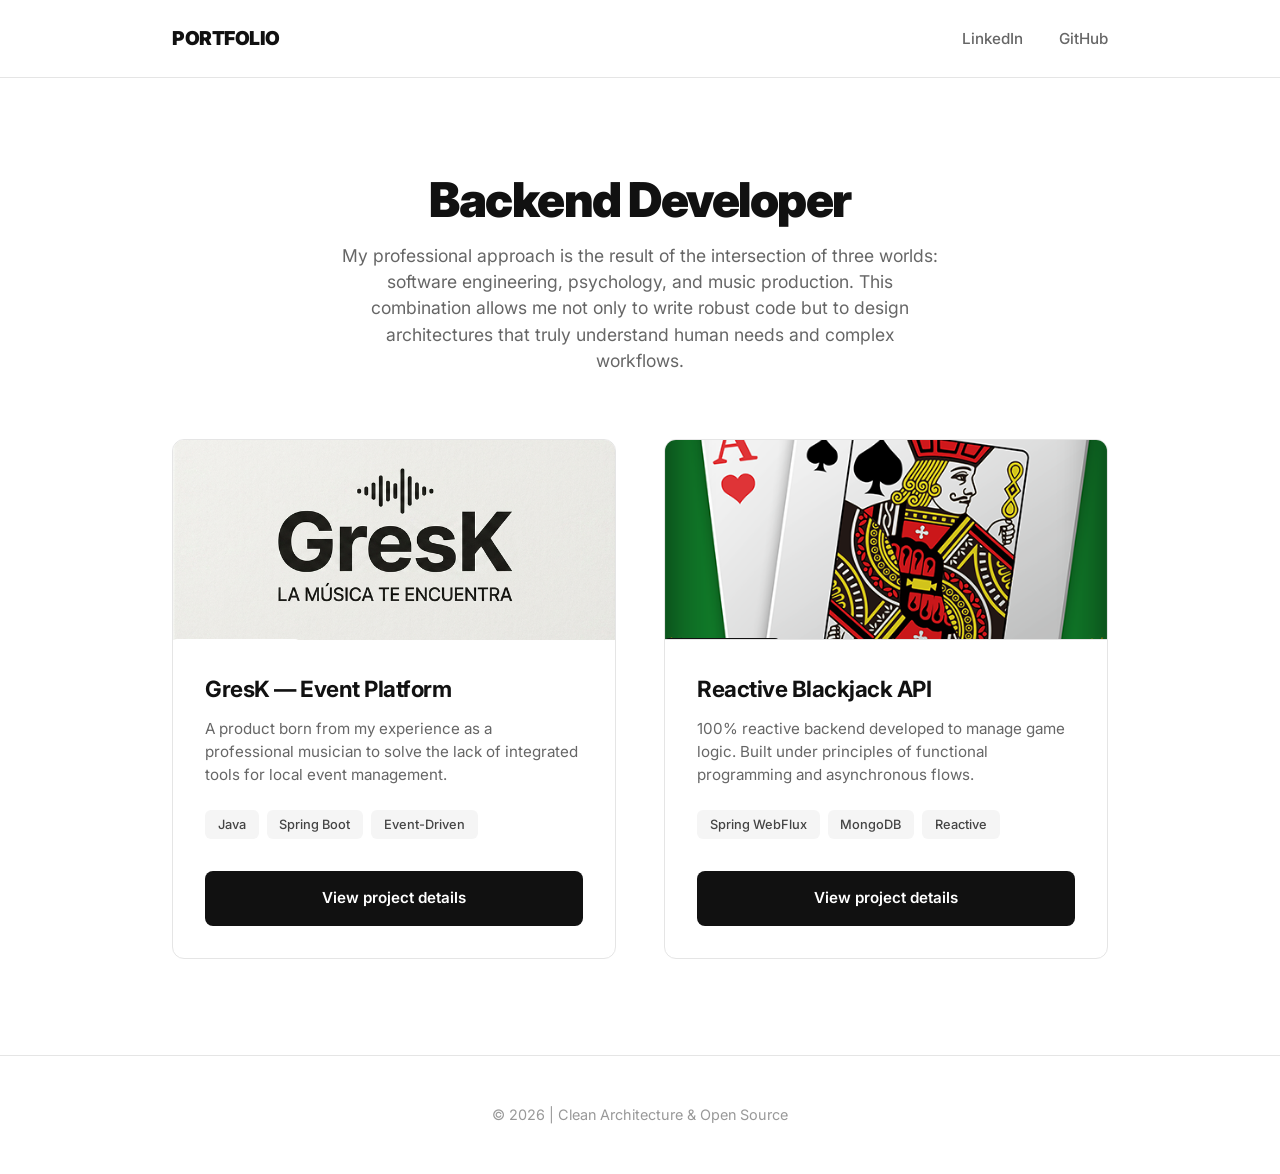
<file: index.html>
<!DOCTYPE html>
<html lang="en">
<head>
    <meta charset="UTF-8">
    <meta name="viewport" content="width=device-width, initial-scale=1.0">
    <title>Portfolio | Software Engineer</title>
    <link rel="stylesheet" href="style.css">
    <link href="https://fonts.googleapis.com/css2?family=Inter:wght@400;500;700;900&display=swap" rel="stylesheet">
</head>
<body>

    <nav class="navbar">
        <div class="nav-container">
            <span class="logo">PORTFOLIO</span>
            <div class="nav-links">
                <a href="https://www.linkedin.com/in/cristhian-chulca/" target="_blank">LinkedIn</a>
                <a href="https://github.com/cristhianchulca49" target="_blank">GitHub</a>
            </div>
        </div>
    </nav>

    <header class="hero container">
        <h1>Backend Developer</h1>
        <p class="subtitle">My professional approach is the result of the intersection of three worlds: software engineering, psychology, and music production. This combination allows me not only to write robust code but to design architectures that truly understand human needs and complex workflows.</p>
    </header>

    <main class="container">
        <div class="cards-grid">
            
            <article class="card">
                <a href="gresk.html" class="card-image-link">
                    <div class="card-image bg-black">
                        <img src="images/gresk.png" alt="GresK Platform" class="portfolio-img">
                        <span class="card-badge">FINAL PROJECT</span>
                    </div>
                </a>
                <div class="card-content">
                    <h2 class="card-title">GresK — Event Platform</h2>
<p class="card-desc">A product born from my experience as a professional musician to solve the lack of integrated tools for local event management.</p>                    
                    <div class="tags">
                        <span class="tag">Java</span>
                        <span class="tag">Spring Boot</span>
                        <span class="tag">Event-Driven</span>
                    </div>
                        <a href="gresk.html" class="card-btn">View project details</a> 
                    </div>
            </article>

            <article class="card">
                <a href="blackjack.html" class="card-image-link">
                    <div class="card-image bg-gray">
                        <img src="images/blackjack.png" alt="Blackjack API" class="portfolio-img">
                        <span class="card-badge">REACTIVE API</span>
                    </div>
                </a>
                <div class="card-content">
                    <h2 class="card-title">Reactive Blackjack API</h2>
                    <p class="card-desc">100% reactive backend developed to manage game logic. Built under principles of functional programming and asynchronous flows.</p>
                    
                    <div class="tags">
                        <span class="tag">Spring WebFlux</span>
                        <span class="tag">MongoDB</span>
                        <span class="tag">Reactive</span>
                    </div>
                
                    <a href="blackjack.html" class="card-btn">View project details</a>
                </div>
            </article>

        </div>
    </main>

    <footer class="footer">
        <div class="container">
            <p>© 2026 | Clean Architecture & Open Source</p>
        </div>
    </footer>

</body>
</html>
</file>
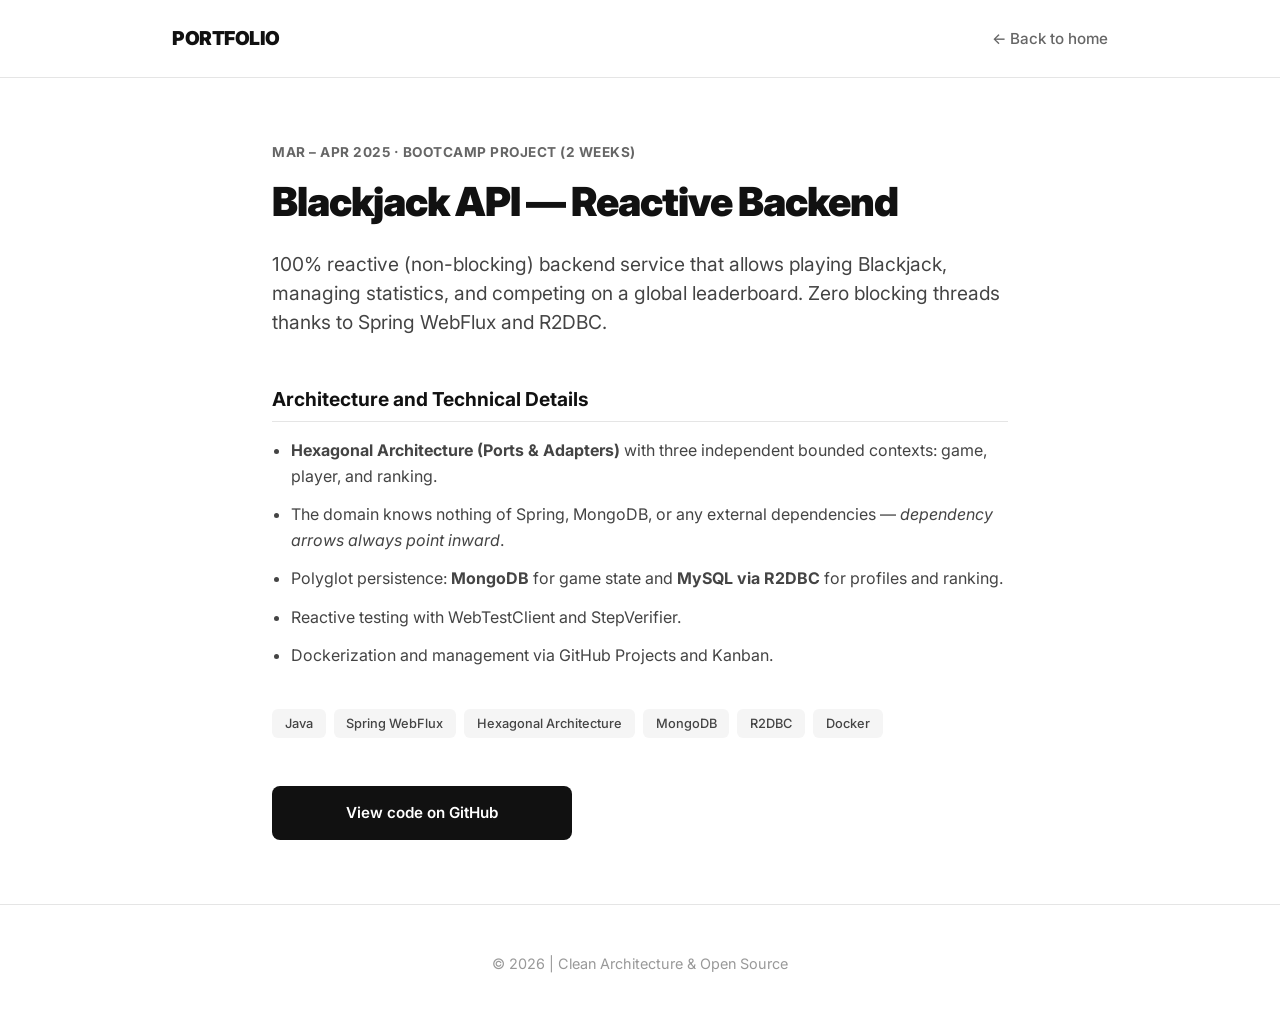
<file: blackjack.html>
<!DOCTYPE html>
<html lang="en">
<head>
    <meta charset="UTF-8">
    <meta name="viewport" content="width=device-width, initial-scale=1.0">
    <title>Blackjack API | Portfolio</title>
    <link rel="stylesheet" href="style.css">
    <link href="https://fonts.googleapis.com/css2?family=Inter:wght@400;500;700;900&display=swap" rel="stylesheet">
</head>
<body>

    <nav class="navbar">
        <div class="nav-container">
            <span class="logo">PORTFOLIO</span>
            <div class="nav-links">
                <a href="index.html">← Back to home</a>
            </div>
        </div>
    </nav>

    <main class="container project-page">
        <header class="project-header">
            <p class="project-meta">Mar – Apr 2025 · Bootcamp project (2 weeks)</p>
            <h1 class="project-title">Blackjack API — Reactive Backend</h1>
            <p class="project-intro">100% reactive (non-blocking) backend service that allows playing Blackjack, managing statistics, and competing on a global leaderboard. Zero blocking threads thanks to Spring WebFlux and R2DBC.</p>
        </header>

        <div class="project-body">
            <h3>Architecture and Technical Details</h3>
            <ul class="project-features">
                <li><strong>Hexagonal Architecture (Ports & Adapters)</strong> with three independent bounded contexts: game, player, and ranking.</li>
                <li>The domain knows nothing of Spring, MongoDB, or any external dependencies — <em>dependency arrows always point inward</em>.</li>
                <li>Polyglot persistence: <strong>MongoDB</strong> for game state and <strong>MySQL via R2DBC</strong> for profiles and ranking.</li>
                <li>Reactive testing with WebTestClient and StepVerifier.</li>
                <li>Dockerization and management via GitHub Projects and Kanban.</li>
            </ul>

            <div class="project-tags-large">
                <span class="tag">Java</span>
                <span class="tag">Spring WebFlux</span>
                <span class="tag">Hexagonal Architecture</span>
                <span class="tag">MongoDB</span>
                <span class="tag">R2DBC</span>
                <span class="tag">Docker</span>
            </div>

            <div class="project-action">
                <a href="https://github.com/cristhianchulca49/blackjack-api" target="_blank" class="card-btn">View code on GitHub</a>
            </div>
        </div>
    </main>

    <footer class="footer">
        <div class="container">
            <p>© 2026 | Clean Architecture & Open Source</p>
        </div>
    </footer>

</body>
</html>
</file>
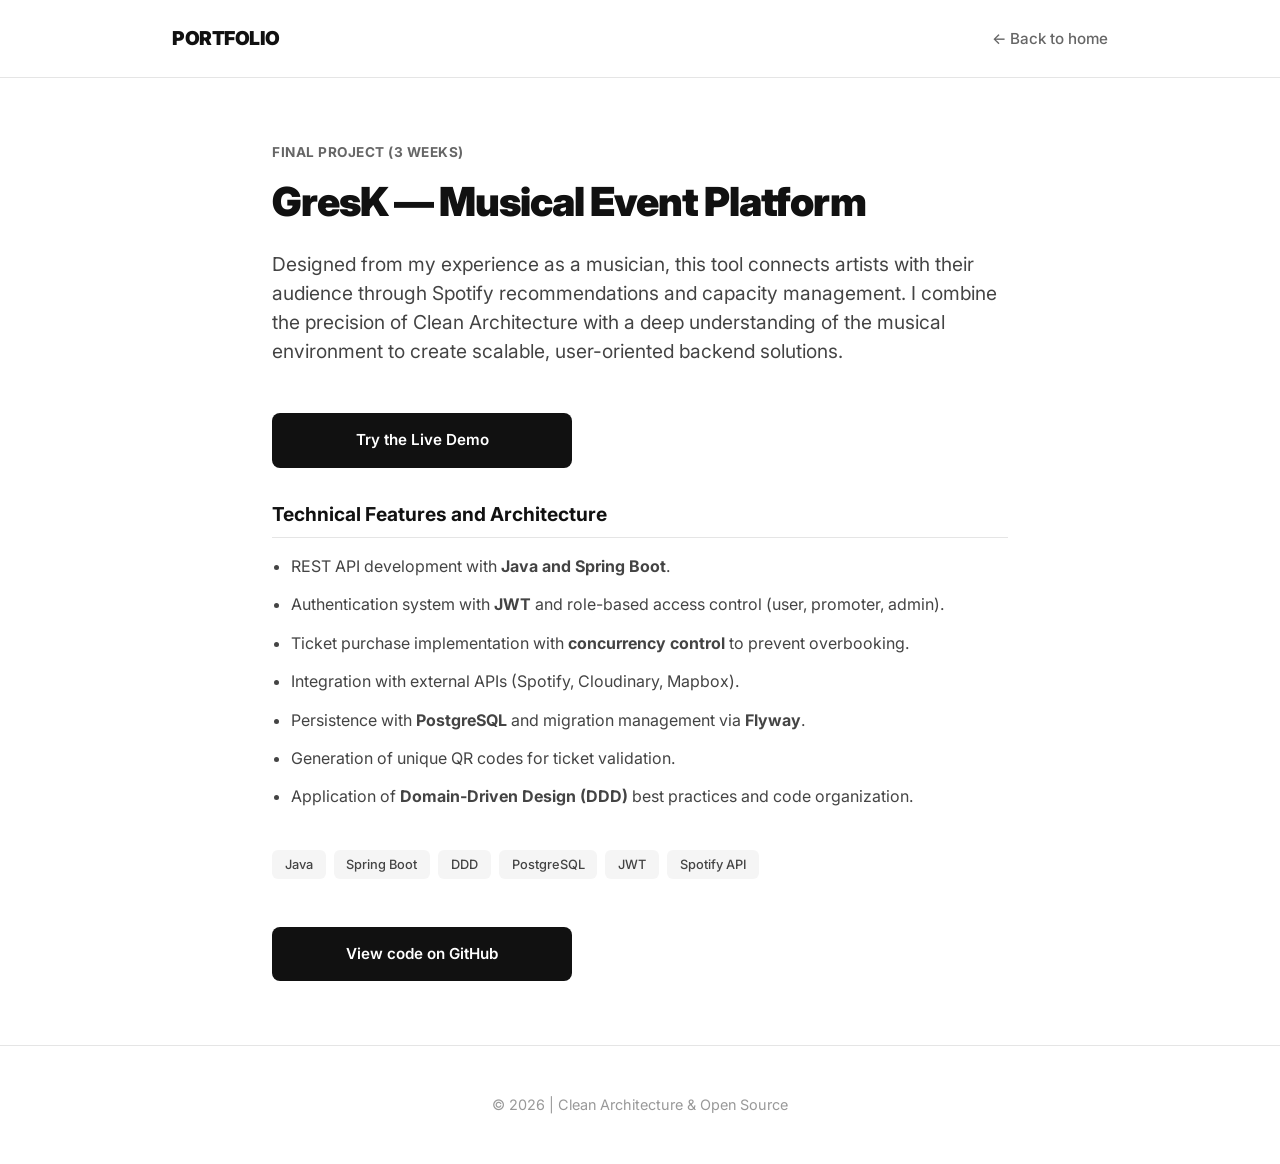
<file: gresk.html>
<!DOCTYPE html>
<html lang="en">
<head>
    <meta charset="UTF-8">
    <meta name="viewport" content="width=device-width, initial-scale=1.0">
    <title>GresK | Portfolio</title>
    <link rel="stylesheet" href="style.css">
    <link href="https://fonts.googleapis.com/css2?family=Inter:wght@400;500;700;900&display=swap" rel="stylesheet">
</head>
<body>

<nav class="navbar">
    <div class="nav-container">
        <span class="logo">PORTFOLIO</span>
        <div class="nav-links">
            <a href="index.html">← Back to home</a>
        </div>
    </div>
</nav>

<main class="container project-page">
    <header class="project-header">
        <p class="project-meta">Final project (3 weeks)</p>
        <h1 class="project-title">GresK — Musical Event Platform</h1>
        <p class="project-intro">Designed from my experience as a musician, this tool connects artists with their audience through Spotify recommendations and capacity management. I combine the precision of Clean Architecture with a deep understanding of the musical environment to create scalable, user-oriented backend solutions.</p>
    </header>

    <div class="project-action" style="margin-bottom: 2rem;">
        <a href="https://gres-k-frontend-yu4m-nine.vercel.app/" target="_blank" class="card-btn">Try the Live Demo</a>
    </div>

    <div class="project-body">
        <h3>Technical Features and Architecture</h3>
        <ul class="project-features">
            <li>REST API development with <strong>Java and Spring Boot</strong>.</li>
            <li>Authentication system with <strong>JWT</strong> and role-based access control (user, promoter, admin).</li>
            <li>Ticket purchase implementation with <strong>concurrency control</strong> to prevent overbooking.</li>
            <li>Integration with external APIs (Spotify, Cloudinary, Mapbox).</li>
            <li>Persistence with <strong>PostgreSQL</strong> and migration management via <strong>Flyway</strong>.</li>
            <li>Generation of unique QR codes for ticket validation.</li>
            <li>Application of <strong>Domain-Driven Design (DDD)</strong> best practices and code organization.</li>
        </ul>

        <div class="project-tags-large">
            <span class="tag">Java</span>
            <span class="tag">Spring Boot</span>
            <span class="tag">DDD</span>
            <span class="tag">PostgreSQL</span>
            <span class="tag">JWT</span>
            <span class="tag">Spotify API</span>
        </div>

        <div class="project-action">
            <a href="https://github.com/GresK-organitation/GresK-backend" target="_blank" class="card-btn">View code on GitHub</a>
        </div>
    </div>

</main>

<footer class="footer">
    <div class="container">
        <p>© 2026 | Clean Architecture & Open Source</p>
    </div>
</footer>

</body>
</html>
</file>
<file: style.css>
/* RESET MINIMALISTA */
* {
    margin: 0;
    padding: 0;
    box-sizing: border-box;
}

body {
    font-family: 'Inter', sans-serif;
    background-color: #ffffff; /* Blanco puro */
    color: #111111; /* Negro casi puro */
    line-height: 1.5;
    -webkit-font-smoothing: antialiased;
}

.container {
    max-width: 1000px;
    margin: 0 auto;
    padding: 0 2rem;
}

/* NAVEGACIÓN */
.navbar {
    border-bottom: 1px solid #e5e5e5;
    padding: 1.5rem 0;
}

.nav-container {
    max-width: 1000px;
    margin: 0 auto;
    padding: 0 2rem;
    display: flex;
    justify-content: space-between;
    align-items: center;
}

.logo {
    font-weight: 900;
    font-size: 1.2rem;
    letter-spacing: -0.5px;
}

.nav-links a {
    color: #666666;
    text-decoration: none;
    font-weight: 500;
    font-size: 0.95rem;
    margin-left: 2rem;
    transition: color 0.2s ease;
}

.nav-links a:hover {
    color: #111111;
}

/* CABECERA (HERO) */
.hero {
    padding: 6rem 2rem 4rem 2rem;
    text-align: center;
}

.hero h1 {
    font-weight: 900;
    font-size: 3rem;
    letter-spacing: -1.5px;
    margin-bottom: 1rem;
    line-height: 1.1;
}

.subtitle {
    font-size: 1.1rem;
    color: #666666;
    max-width: 600px;
    margin: 0 auto;
}

/* GRID DE TARJETAS */
.cards-grid {
    display: grid;
    grid-template-columns: repeat(auto-fit, minmax(350px, 1fr));
    gap: 3rem;
    padding-bottom: 6rem;
}

/* DISEÑO DE LA TARJETA */
.card {
    display: flex;
    flex-direction: column;
    border: 1px solid #e5e5e5; /* Borde muy fino y sutil */
    border-radius: 12px;
    overflow: hidden;
    transition: transform 0.3s ease, box-shadow 0.3s ease;
    background-color: #ffffff;
}

.card:hover {
    transform: translateY(-4px);
    box-shadow: 0 12px 24px rgba(0, 0, 0, 0.06);
}

/* SIMULACIÓN DE IMAGEN DE CABECERA */
.card-image {
    height: 200px; /* Ajusta la altura a tu gusto */
    overflow: hidden; /* Esto oculta si la imagen es más grande */
}
.portfolio-img {
    display: block; /* Elimina espacios extra debajo de la imagen */
    width: 100%;
    height: 100%;
    object-fit: cover; /* Esto es clave: recorta la imagen para que rellene el hueco sin deformarla */
    transition: transform 0.5s ease;
}

/* Efecto divertido al pasar el ratón */
.card:hover .portfolio-img {
    transform: scale(1.05); /* La imagen hace un pequeño zoom suave */
}

.bg-black {
    background-color: #111111;
}

.bg-gray {
    background-color: #f5f5f5;
    border-bottom: 1px solid #e5e5e5;
}

.card-badge {
    background-color: #ffffff;
    color: #111111;
    padding: 0.4rem 0.8rem;
    font-size: 0.75rem;
    font-weight: 700;
    border-radius: 4px;
    letter-spacing: 0.5px;
}

.bg-gray .card-badge {
    background-color: #111111;
    color: #ffffff;
}

/* CONTENIDO DE LA TARJETA */
.card-content {
    padding: 2rem;
    display: flex;
    flex-direction: column;
    flex-grow: 1;
}

.card-title {
    font-size: 1.4rem;
    font-weight: 700;
    letter-spacing: -0.5px;
    margin-bottom: 0.8rem;
}

.card-desc {
    color: #666666;
    font-size: 0.95rem;
    margin-bottom: 1.5rem;
    flex-grow: 1;
}

/* ETIQUETAS */
.tags {
    display: flex;
    flex-wrap: wrap;
    gap: 0.5rem;
    margin-bottom: 2rem;
}

.tag {
    background-color: #f5f5f5;
    color: #444444;
    padding: 0.3rem 0.8rem;
    font-size: 0.8rem;
    font-weight: 500;
    border-radius: 6px;
}

/* BOTÓN DE LA TARJETA */
.card-btn {
    display: block;
    width: 100%;
    text-align: center;
    background-color: #111111;
    color: #ffffff;
    padding: 1rem;
    text-decoration: none;
    font-weight: 600;
    font-size: 0.95rem;
    border-radius: 8px;
    transition: background-color 0.2s ease;
}

.card-btn:hover {
    background-color: #333333;
}

/* PIE DE PÁGINA */
.footer {
    border-top: 1px solid #e5e5e5;
    padding: 3rem 0;
    text-align: center;
    color: #999999;
    font-size: 0.9rem;
}

/* RESPONSIVE */
@media (max-width: 768px) {
    .hero h1 {
        font-size: 2.2rem;
    }
    .cards-grid {
        grid-template-columns: 1fr;
    }
}

/* --- ESTILOS PARA LAS PÁGINAS DE DETALLE DE PROYECTO --- */

.card-image-link {
    text-decoration: none;
    display: block;
}

.project-page {
    max-width: 800px;
    padding-top: 4rem;
    padding-bottom: 4rem;
}

.project-meta {
    font-size: 0.85rem;
    font-weight: 700;
    color: #666666;
    text-transform: uppercase;
    letter-spacing: 0.5px;
    margin-bottom: 1rem;
}

.project-title {
    font-size: 2.5rem;
    font-weight: 900;
    letter-spacing: -1px;
    margin-bottom: 1.5rem;
    line-height: 1.2;
}

.project-intro {
    font-size: 1.2rem;
    color: #444444;
    margin-bottom: 3rem;
}

.project-body h3 {
    font-size: 1.2rem;
    font-weight: 700;
    margin-bottom: 1rem;
    border-bottom: 1px solid #e5e5e5;
    padding-bottom: 0.5rem;
}

.project-features {
    margin-left: 1.2rem;
    margin-bottom: 2.5rem;
    color: #444444;
}

.project-features li {
    margin-bottom: 0.8rem;
    line-height: 1.6;
}

.project-tags-large {
    display: flex;
    flex-wrap: wrap;
    gap: 0.5rem;
    margin-bottom: 3rem;
}

.project-action {
    max-width: 300px; /* Para que el botón no ocupe toda la pantalla en PC */
}

.video-container {
    margin: 2rem 0 3rem 0rem;
    width: 100%;
    border: 1px solid #e5e5e5;
    border-radius: 12px;
    overflow: hidden;
    background-color: #f5f5f5; /* Fondo gris claro mientras carga */
}

.video-container iframe,
.video-container video {
    width: 100%;
    height: auto;
    aspect-ratio: 9/ 16; /* Mantiene la proporción panorámica perfecta */
    display: block;
    outline: none;
}
</file>
